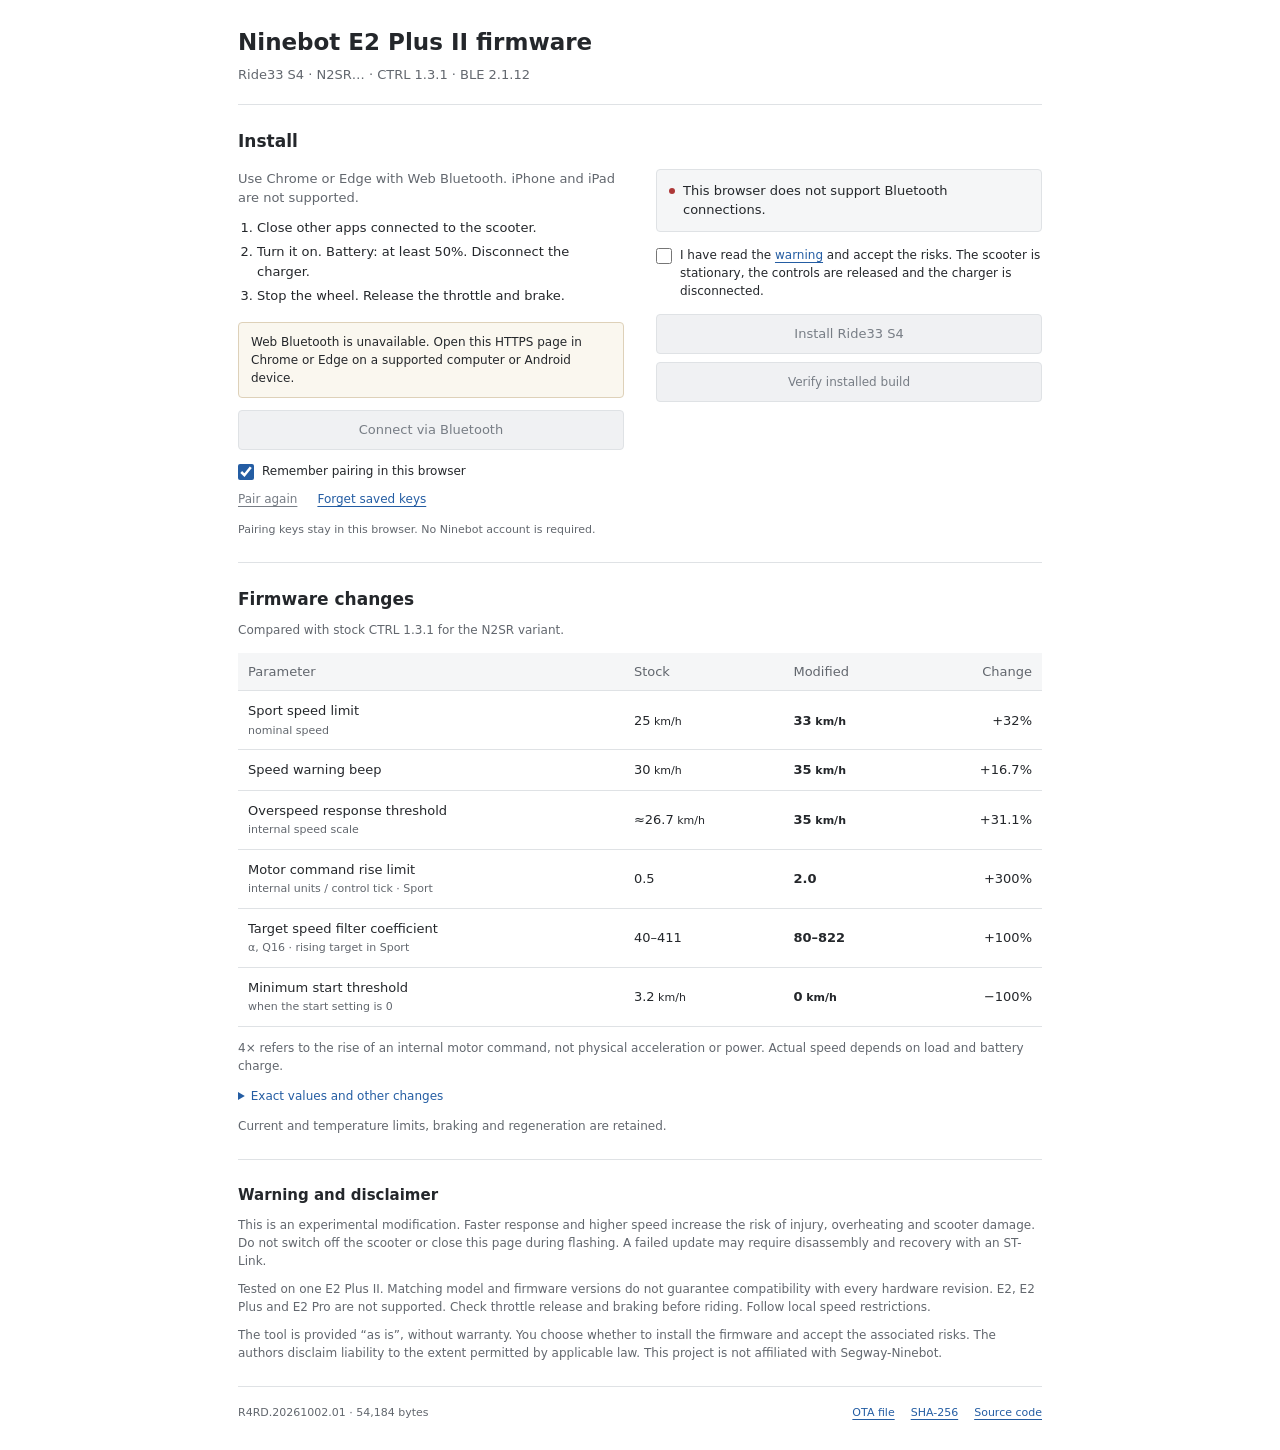
<file: index.html>
<!doctype html>
<html lang="en">
<head>
  <meta charset="utf-8">
  <meta name="viewport" content="width=device-width,initial-scale=1">
  <meta name="theme-color" content="#ffffff">
  <meta name="description" content="Install Ride33 S4 on a compatible Ninebot E2 Plus II over Bluetooth.">
  <meta http-equiv="Content-Security-Policy" content="default-src 'self'; script-src 'self'; style-src 'self'; connect-src 'self'; img-src 'self' data:; object-src 'none'; base-uri 'none'; form-action 'none'">
  <meta name="referrer" content="no-referrer">
  <title>Ninebot E2 Plus II firmware</title>
  <link rel="stylesheet" href="./style.css">
  <link rel="icon" href="./icon.svg" type="image/svg+xml">
  <script type="module" src="./app.mjs"></script>
</head>
<body>
  <div class="shell">
    <header class="page-header">
      <h1>Ninebot E2 Plus II firmware</h1>
      <p>Ride33 S4 · N2SR… · CTRL 1.3.1 · BLE 2.1.12</p>
    </header>
    <main>
      <section class="installation" aria-labelledby="install-title">
        <h2 id="install-title">Install</h2>
        <div class="install-layout">
          <div class="connection">
            <p class="install-intro">Use Chrome or Edge with Web Bluetooth. iPhone and iPad are not supported.</p>
            <ol class="steps"><li>Close other apps connected to the scooter.</li><li>Turn it on. Battery: at least 50%. Disconnect the charger.</li><li>Stop the wheel. Release the throttle and brake.</li></ol>
            <div id="support-message" class="notice" hidden></div>
            <button id="connect" class="button" disabled>Connect via Bluetooth</button>
            <label class="small-check"><input type="checkbox" id="remember" checked> Remember pairing in this browser</label>
            <div class="connection-tools"><button id="re-pair" class="text-button" disabled>Pair again</button><button id="forget" class="text-button">Forget saved keys</button></div>
            <p class="local-note">Pairing keys stay in this browser. No Ninebot account is required.</p>
          </div>
          <div class="transfer">
            <div class="status-box" role="status" aria-live="polite" aria-atomic="true"><span id="status-dot" class="status-dot"></span><p id="status">Loading…</p></div>
            <dl id="device" class="device" hidden><div><dt>Model</dt><dd>E2 Plus II · N2SR</dd></div><div><dt>CTRL / BLE</dt><dd>1.3.1 / 2.1.12</dd></div><div><dt>Battery</dt><dd id="battery">—</dd></div></dl>
            <label class="consent"><input id="consent" type="checkbox"><span>I have read the <a href="#warning">warning</a> and accept the risks. The scooter is stationary, the controls are released and the charger is disconnected.</span></label>
            <button id="flash" class="button primary" disabled>Install Ride33 S4</button>
            <div id="progress-wrap" class="progress-wrap" hidden><div class="progress-caption"><span id="progress-label">Preparing</span><span id="percent">0%</span></div><progress id="progress" max="100" value="0">0%</progress></div>
            <button id="cancel" class="text-button" hidden>Cancel before applying</button>
            <button id="verify" class="button secondary" disabled>Verify installed build</button>
            <button id="unlock" class="button secondary" hidden>Unlock scooter</button>
          </div>
        </div>
      </section>

      <section class="changes" aria-labelledby="changes-title">
        <h2 id="changes-title">Firmware changes</h2>
        <p class="section-intro">Compared with stock CTRL 1.3.1 for the N2SR variant.</p>
        <div class="table-wrap"><table><thead><tr><th scope="col">Parameter</th><th scope="col">Stock</th><th scope="col">Modified</th><th scope="col">Change</th></tr></thead><tbody>
          <tr><th scope="row">Sport speed limit<small>nominal speed</small></th><td>25<span> km/h</span></td><td class="mod">33<span> km/h</span></td><td>+32%</td></tr>
          <tr><th scope="row">Speed warning beep</th><td>30<span> km/h</span></td><td class="mod">35<span> km/h</span></td><td>+16.7%</td></tr>
          <tr><th scope="row">Overspeed response threshold<small>internal speed scale</small></th><td>≈26.7<span> km/h</span></td><td class="mod">35<span> km/h</span></td><td>+31.1%</td></tr>
          <tr><th scope="row">Motor command rise limit<small>internal units / control tick · Sport</small></th><td>0.5</td><td class="mod">2.0</td><td>+300%</td></tr>
          <tr><th scope="row">Target speed filter coefficient<small>α, Q16 · rising target in Sport</small></th><td>40–411</td><td class="mod">80–822</td><td>+100%</td></tr>
          <tr><th scope="row">Minimum start threshold<small>when the start setting is 0</small></th><td>3.2<span> km/h</span></td><td class="mod">0<span> km/h</span></td><td>−100%</td></tr>
        </tbody></table></div>
        <p class="table-note">4× refers to the rise of an internal motor command, not physical acceleration or power. Actual speed depends on load and battery charge.</p>
        <details class="technical"><summary>Exact values and other changes</summary><div>
          <p>Internal Sport target: <b>24.699997 → 33 km/h</b> (+8.300003 km/h; +33.6%). The table uses the nominal stock speed of 25 km/h. Overspeed response threshold: ≈26.7 → 35 km/h (+8.3 km/h). Beep threshold: +5 km/h.</p>
          <p>Command rise limit: <b>32,768 → 131,072</b> in Q16 (+98,304), or 0.5 → 2 internal units per control tick. A conversion to m/s² has not been established. The change applies only to positive, increasing drive commands in Sport, with neither braking nor regeneration active.</p>
          <p>The active target filter coefficient depends on regulator state: <b>40–411 → 80–822</b> in Q16. Divide by 65,536 for dimensionless α: ≈0.000610–0.006271 → ≈0.001221–0.012543. Falling targets retain the stock filter.</p>
          <p>Start0 removes the 3.2 km/h software floor in riding modes. Your existing start setting is preserved; this tool does not change it. Select 0 km/h separately in a compatible app to use zero start. <b>Starting without a push is not guaranteed:</b> the tested motor still needs a small push.</p>
          <p>Speed overflow above ≈32.767 km/h is corrected: signed truncation is removed, and the display and distance counter read the speed magnitude as unsigned. The positive 16-bit field range changes from <b>32,767 → 65,535</b> thousandths of km/h (≈+100%). This is a numeric range, not a speed limit or a claim that the motor can reach 65 km/h.</p>
          <p>A read-only build ID has been added to verify installation. The throttle filter, PI controller, current and temperature limits, braking and regeneration remain unchanged. Stock idle shutdown is retained. There are no bench motor-control commands in this build. BLE firmware is not changed.</p>
        </div></details>
        <p class="unchanged">Current and temperature limits, braking and regeneration are retained.</p>
      </section>

      <section class="warning" id="warning" aria-labelledby="warning-title">
        <h2 id="warning-title">Warning and disclaimer</h2>
        <p>This is an experimental modification. Faster response and higher speed increase the risk of injury, overheating and scooter damage. Do not switch off the scooter or close this page during flashing. A failed update may require disassembly and recovery with an ST-Link.</p>
        <p>Tested on one E2 Plus II. Matching model and firmware versions do not guarantee compatibility with every hardware revision. E2, E2 Plus and E2 Pro are not supported. Check throttle release and braking before riding. Follow local speed restrictions.</p>
        <p>The tool is provided “as is”, without warranty. You choose whether to install the firmware and accept the associated risks. The authors disclaim liability to the extent permitted by applicable law. This project is not affiliated with Segway-Ninebot.</p>
      </section>
    </main>
    <footer><span>R4RD.20261002.01 · 54,184 bytes</span><nav aria-label="Project files"><a href="./firmware/ride33-s4.bin" download>OTA file</a><a href="./firmware/ride33-s4.sha256">SHA-256</a><a href="./source.html">Source code</a></nav></footer>
  </div>
  <noscript><p class="noscript">Enable JavaScript to connect via Bluetooth and install firmware.</p></noscript>
</body></html>
</file>
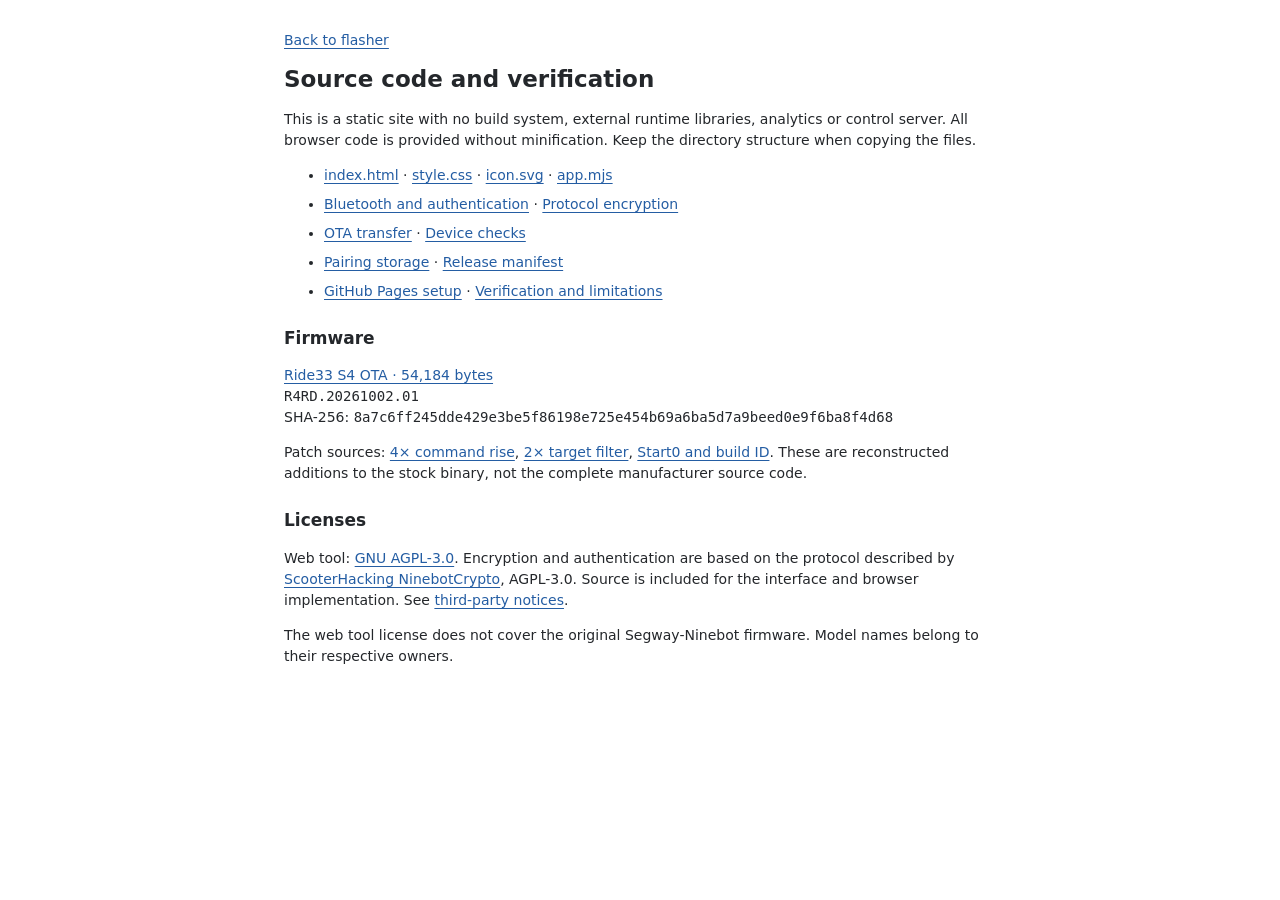
<file: source.html>
<!doctype html><html lang="en"><head><meta charset="utf-8"><meta name="viewport" content="width=device-width,initial-scale=1"><title>Source code · Ride33</title><link rel="stylesheet" href="./style.css"><link rel="icon" href="./icon.svg"></head><body><main class="source-page"><p><a href="./">Back to flasher</a></p><h1>Source code and verification</h1><p>This is a static site with no build system, external runtime libraries, analytics or control server. All browser code is provided without minification. Keep the directory structure when copying the files.</p><ul><li><a href="./index.html" download>index.html</a> · <a href="./style.css" download>style.css</a> · <a href="./icon.svg" download>icon.svg</a> · <a href="./app.mjs" download>app.mjs</a></li><li><a href="./lib/ble-client.mjs" download>Bluetooth and authentication</a> · <a href="./lib/ble-crypto.mjs" download>Protocol encryption</a></li><li><a href="./lib/ctrl-ota.mjs" download>OTA transfer</a> · <a href="./lib/device.mjs" download>Device checks</a></li><li><a href="./lib/bonds.mjs" download>Pairing storage</a> · <a href="./lib/release.mjs" download>Release manifest</a></li><li><a href="./README.md">GitHub Pages setup</a> · <a href="./VERIFICATION.txt">Verification and limitations</a></li></ul><h2>Firmware</h2><p><a href="./firmware/ride33-s4.bin" download>Ride33 S4 OTA · 54,184 bytes</a><br><code>R4RD.20261002.01</code><br>SHA-256: <code>8a7c6ff245dde429e3be5f86198e725e454b69a6ba5d7a9beed0e9f6ba8f4d68</code></p><p>Patch sources: <a href="./source/ride33_slew4.S" download>4× command rise</a>, <a href="./source/sport_response2.S" download>2× target filter</a>, <a href="./source/start0.S" download>Start0 and build ID</a>. These are reconstructed additions to the stock binary, not the complete manufacturer source code.</p><h2>Licenses</h2><p>Web tool: <a href="./LICENSE">GNU AGPL-3.0</a>. Encryption and authentication are based on the protocol described by <a href="https://github.com/scooterhacking/NinebotCrypto">ScooterHacking NinebotCrypto</a>, AGPL-3.0. Source is included for the interface and browser implementation. See <a href="./THIRD-PARTY-NOTICES.md">third-party notices</a>.</p><p>The web tool license does not cover the original Segway-Ninebot firmware. Model names belong to their respective owners.</p></main></body></html>
</file>
<file: style.css>
/* SPDX-License-Identifier: AGPL-3.0-only */
:root {
  color-scheme: light;
  font-family: system-ui, "Segoe UI", sans-serif;
  color: #24272b;
  background: #fff;
  font-size: 14px;
  line-height: 1.5;
  --muted: #62676e;
  --line: #dfe2e5;
  --accent: #245da3;
}
* { box-sizing: border-box; }
body { margin: 0; }
[hidden] { display: none !important; }
a { color: var(--accent); text-underline-offset: 3px; }
button, input { font: inherit; }
button { cursor: pointer; }
button:disabled { cursor: not-allowed; color: #777d85; background: #f0f1f3; border-color: var(--line); }
button:focus-visible, a:focus-visible, input:focus-visible, summary:focus-visible { outline: 2px solid var(--accent); outline-offset: 3px; }
.shell { max-width: 860px; margin: 0 auto; padding: 0 28px; }
.page-header { padding: 28px 0 20px; border-bottom: 1px solid var(--line); }
h1 { font-size: 23px; line-height: 1.3; font-weight: 600; margin: 0; }
.page-header p { margin: 7px 0 0; color: var(--muted); font-size: 13px; }
h2 { margin: 0 0 14px; font-size: 17px; font-weight: 600; }
main > section { padding: 24px 0; border-bottom: 1px solid var(--line); }
.install-layout { display: grid; grid-template-columns: 1fr 1fr; gap: 32px; }
.connection, .transfer { min-width: 0; }
.install-intro { margin: 0 0 10px; color: var(--muted); font-size: 13px; }
.steps { margin: 0 0 16px; padding-left: 19px; font-size: 13px; }
.steps li { margin: 5px 0; }
.button { display: block; width: 100%; min-height: 40px; border: 1px solid #bac1c8; border-radius: 4px; padding: 8px 12px; background: #f7f8f9; color: #24272b; font-size: 13px; font-weight: 500; }
.button:hover:not(:disabled) { background: #edf0f3; }
.primary { margin-top: 14px; background: var(--accent); border-color: var(--accent); color: #fff; }
.primary:hover:not(:disabled) { background: #1c4d8a; }
.secondary { margin-top: 8px; background: #fff; font-size: 12px; }
input[type=checkbox] { flex: none; width: 16px; height: 16px; margin: 2px 0 0; accent-color: var(--accent); }
.small-check, .consent { display: flex; align-items: flex-start; gap: 8px; font-size: 12px; }
.small-check { margin: 12px 0 4px; }
.consent { margin-top: 14px; }
.connection-tools { display: flex; flex-wrap: wrap; gap: 8px 20px; }
.text-button { border: 0; padding: 4px 0; min-height: 30px; color: var(--accent); background: none; text-decoration: underline; text-underline-offset: 3px; font-size: 12px; }
.text-button:disabled { background: none; }
.local-note { color: var(--muted); font-size: 11px; margin: 8px 0 0; }
.status-box { display: flex; align-items: flex-start; gap: 8px; padding: 11px 12px; background: #f5f6f7; border: 1px solid var(--line); border-radius: 4px; font-size: 13px; overflow-wrap: anywhere; }
.status-box p { margin: 0; }
.status-dot { flex: none; width: 6px; height: 6px; margin-top: 7px; border-radius: 50%; background: #858c94; }
.status-dot[data-kind=success] { background: #32764a; }
.status-dot[data-kind=error] { background: #ad3838; }
.status-dot[data-kind=busy] { background: #9e7225; }
.device { margin: 12px 0; font-size: 12px; }
.device > div { display: flex; justify-content: space-between; gap: 12px; margin: 4px 0; }
.device dt { color: var(--muted); }
.device dd { margin: 0; }
.notice { margin: 12px 0; padding: 10px 12px; border: 1px solid #ded1b9; background: #faf7ef; border-radius: 4px; font-size: 12px; }
.progress-wrap { margin-top: 14px; }
.progress-caption { display: flex; justify-content: space-between; gap: 10px; font-size: 12px; }
#percent { font-variant-numeric: tabular-nums; }
progress { appearance: none; display: block; width: 100%; height: 6px; margin-top: 8px; border: 0; border-radius: 2px; overflow: hidden; background: #e9ecef; }
progress::-webkit-progress-bar { background: #e9ecef; }
progress::-webkit-progress-value { background: var(--accent); }
progress::-moz-progress-bar { background: var(--accent); }
.section-intro { margin: -6px 0 14px; color: var(--muted); font-size: 12px; }
.table-wrap { overflow-x: auto; }
table { width: 100%; border-collapse: collapse; text-align: left; font-size: 13px; }
thead { background: #f5f6f7; }
thead th { padding: 9px 10px; color: var(--muted); font-weight: 500; white-space: nowrap; border-bottom: 1px solid var(--line); }
tbody th, tbody td { border-bottom: 1px solid var(--line); padding: 10px; }
tbody th { width: 48%; font-weight: 400; }
tbody th small { display: block; margin-top: 2px; color: var(--muted); font-size: 11px; }
tbody td { font-variant-numeric: tabular-nums; white-space: nowrap; }
tbody td span { font-size: 11px; }
td.mod { font-weight: 600; }
thead th:last-child, tbody td:last-child { text-align: right; }
.table-note, .unchanged { font-size: 12px; color: var(--muted); margin: 12px 0 0; }
.technical { margin-top: 12px; font-size: 12px; }
.technical summary { cursor: pointer; color: var(--accent); }
.technical p { margin: 12px 0; }
.warning { font-size: 12px; color: var(--muted); }
.warning h2 { color: #24272b; font-size: 15px; margin-bottom: 10px; }
.warning p { margin: 10px 0 0; }
footer { display: flex; justify-content: space-between; gap: 16px; padding: 18px 0 28px; font-size: 11px; color: var(--muted); }
footer nav { display: flex; flex-wrap: wrap; gap: 16px; }
.noscript { margin: 20px; padding: 12px; border: 1px solid var(--line); }
.source-page { max-width: 760px; margin: 30px auto; padding: 0 24px; font-size: 14px; }
.source-page li { margin: 8px 0; }
.source-page h2 { margin-top: 24px; }
.source-page code { overflow-wrap: anywhere; }
@media (max-width: 620px) {
  .shell { padding: 0 16px; }
  .page-header { padding: 22px 0 18px; }
  h1 { font-size: 20px; }
  .page-header p { font-size: 12px; }
  main > section { padding: 20px 0; }
  .install-layout { grid-template-columns: 1fr; gap: 20px; }
  .button { min-height: 42px; }
  table { font-size: 12px; }
  thead th, tbody th, tbody td { padding: 9px 6px; }
  tbody th { width: 43%; }
  tbody th small, tbody td span { font-size: 10px; }
  footer { flex-direction: column; gap: 10px; }
}
</file>
